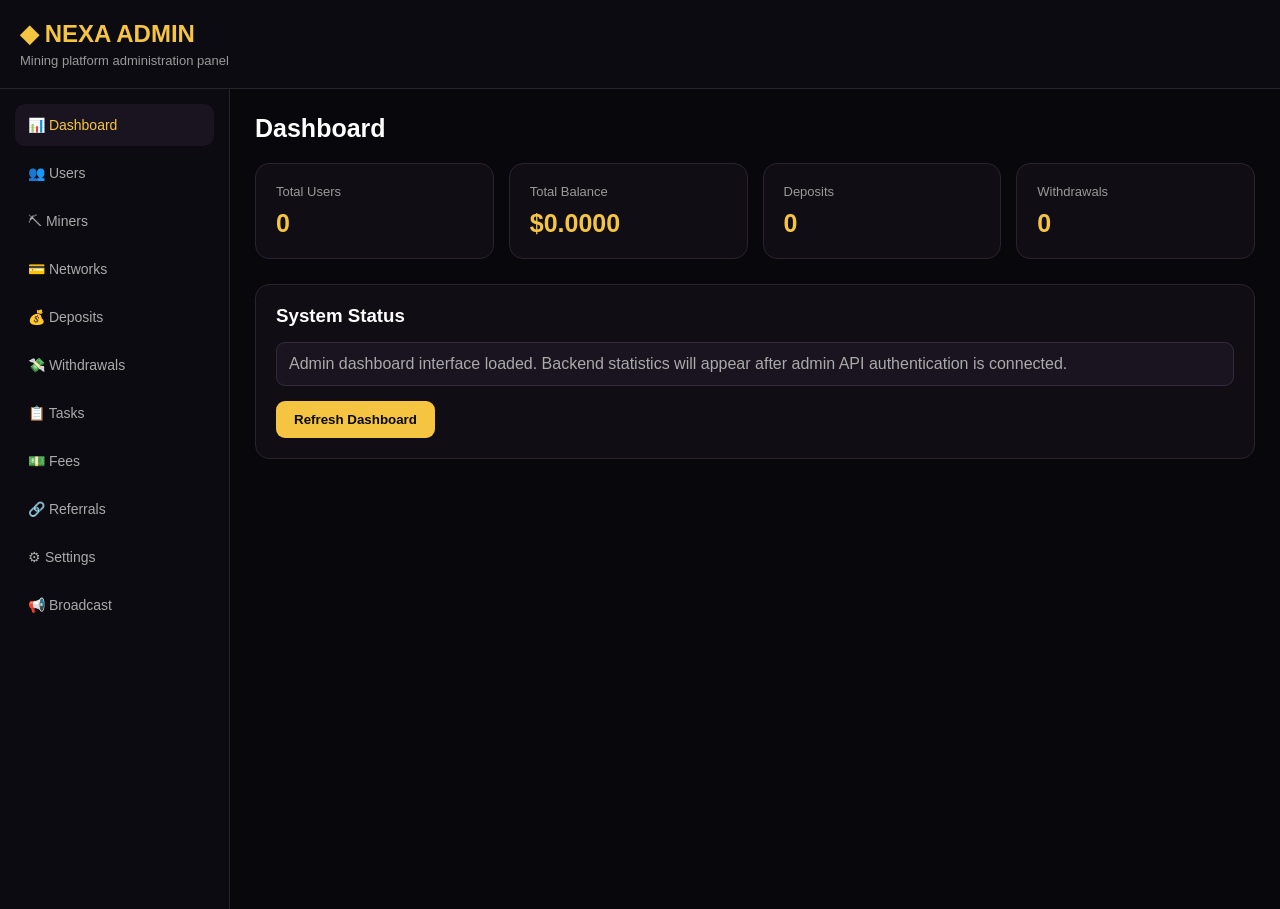
<file: admin/index.html>
<!DOCTYPE html>
<html lang="en">
<head>
    <meta charset="UTF-8">
    <meta name="viewport" content="width=device-width, initial-scale=1.0">

    <title>NEXA Admin Panel</title>

    <style>
        * {
            box-sizing: border-box;
            margin: 0;
            padding: 0;
            font-family: Arial, sans-serif;
        }

        body {
            background: #08070b;
            color: #fff;
            min-height: 100vh;
        }

        .header {
            padding: 20px;
            border-bottom: 1px solid #29232f;
            background: #0d0b12;
            position: sticky;
            top: 0;
            z-index: 10;
        }

        .header h1 {
            color: #f5c542;
            font-size: 24px;
        }

        .header p {
            color: #999;
            margin-top: 5px;
            font-size: 13px;
        }

        .layout {
            display: flex;
            min-height: calc(100vh - 80px);
        }

        .sidebar {
            width: 230px;
            background: #0d0b12;
            border-right: 1px solid #29232f;
            padding: 15px;
        }

        .menu-button {
            width: 100%;
            border: 0;
            background: transparent;
            color: #aaa;
            padding: 13px;
            text-align: left;
            border-radius: 10px;
            cursor: pointer;
            margin-bottom: 6px;
            font-size: 14px;
        }

        .menu-button:hover,
        .menu-button.active {
            background: #19141f;
            color: #f5c542;
        }

        .content {
            flex: 1;
            padding: 25px;
            max-width: 1200px;
        }

        .page {
            display: none;
        }

        .page.active {
            display: block;
        }

        .page-title {
            font-size: 25px;
            margin-bottom: 20px;
        }

        .cards {
            display: grid;
            grid-template-columns:
                repeat(auto-fit, minmax(180px, 1fr));
            gap: 15px;
            margin-bottom: 25px;
        }

        .card {
            background: #100d15;
            border: 1px solid #29232f;
            border-radius: 14px;
            padding: 20px;
        }

        .card-title {
            color: #999;
            font-size: 13px;
            margin-bottom: 10px;
        }

        .card-value {
            font-size: 25px;
            font-weight: bold;
            color: #f5c542;
        }

        .section {
            background: #100d15;
            border: 1px solid #29232f;
            border-radius: 14px;
            padding: 20px;
            margin-bottom: 20px;
        }

        .section h3 {
            margin-bottom: 15px;
        }

        .form-group {
            margin-bottom: 15px;
        }

        label {
            display: block;
            color: #aaa;
            font-size: 13px;
            margin-bottom: 7px;
        }

        input,
        select,
        textarea {
            width: 100%;
            background: #08070b;
            border: 1px solid #332b3b;
            color: #fff;
            border-radius: 9px;
            padding: 12px;
            outline: none;
        }

        textarea {
            min-height: 100px;
            resize: vertical;
        }

        input:focus,
        select:focus,
        textarea:focus {
            border-color: #f5c542;
        }

        .button {
            background: #f5c542;
            color: #09080a;
            border: 0;
            border-radius: 9px;
            padding: 11px 18px;
            cursor: pointer;
            font-weight: bold;
        }

        .button:hover {
            opacity: .9;
        }

        .button.danger {
            background: #b83a3a;
            color: white;
        }

        .button.secondary {
            background: #24202a;
            color: #fff;
        }

        .table-wrap {
            overflow-x: auto;
        }

        table {
            width: 100%;
            border-collapse: collapse;
            min-width: 600px;
        }

        th,
        td {
            padding: 12px;
            border-bottom: 1px solid #29232f;
            text-align: left;
            font-size: 13px;
        }

        th {
            color: #f5c542;
            font-weight: bold;
        }

        td {
            color: #ddd;
        }

        .status {
            display: inline-block;
            padding: 5px 9px;
            border-radius: 20px;
            background: #24202a;
            font-size: 11px;
        }

        .notice {
            padding: 12px;
            background: #19141f;
            border: 1px solid #332b3b;
            border-radius: 9px;
            color: #aaa;
            margin-bottom: 15px;
        }

        .row {
            display: flex;
            gap: 10px;
            align-items: center;
        }

        .row > * {
            flex: 1;
        }

        .checkbox-row {
            display: flex;
            gap: 10px;
            align-items: center;
            margin: 12px 0;
        }

        .checkbox-row input {
            width: auto;
        }

        .empty {
            text-align: center;
            padding: 30px;
            color: #777;
        }

        @media (max-width: 700px) {

            .layout {
                display: block;
            }

            .sidebar {
                width: 100%;
                border-right: 0;
                border-bottom: 1px solid #29232f;
                display: flex;
                overflow-x: auto;
                gap: 5px;
            }

            .menu-button {
                min-width: 110px;
                text-align: center;
            }

            .content {
                padding: 15px;
            }

            .row {
                flex-direction: column;
                align-items: stretch;
            }
        }
    </style>
</head>

<body>

    <header class="header">
        <h1>◆ NEXA ADMIN</h1>
        <p>Mining platform administration panel</p>
    </header>

    <div class="layout">

        <!-- SIDEBAR -->

        <aside class="sidebar">

            <button class="menu-button active"
                    data-page="dashboard">
                📊 Dashboard
            </button>

            <button class="menu-button"
                    data-page="users">
                👥 Users
            </button>

            <button class="menu-button"
                    data-page="miners">
                ⛏ Miners
            </button>

            <button class="menu-button"
                    data-page="networks">
                💳 Networks
            </button>

            <button class="menu-button"
                    data-page="deposits">
                💰 Deposits
            </button>

            <button class="menu-button"
                    data-page="withdrawals">
                💸 Withdrawals
            </button>

            <button class="menu-button"
                    data-page="tasks">
                📋 Tasks
            </button>

            <button class="menu-button"
                    data-page="fees">
                💵 Fees
            </button>

            <button class="menu-button"
                    data-page="referrals">
                🔗 Referrals
            </button>

            <button class="menu-button"
                    data-page="settings">
                ⚙ Settings
            </button>

            <button class="menu-button"
                    data-page="broadcast">
                📢 Broadcast
            </button>

        </aside>

        <!-- CONTENT -->

        <main class="content">

            <!-- DASHBOARD -->

            <section
                id="dashboard"
                class="page active">

                <h2 class="page-title">
                    Dashboard
                </h2>

                <div class="cards">

                    <div class="card">
                        <div class="card-title">
                            Total Users
                        </div>

                        <div
                            class="card-value"
                            id="total-users">
                            0
                        </div>
                    </div>

                    <div class="card">
                        <div class="card-title">
                            Total Balance
                        </div>

                        <div
                            class="card-value"
                            id="total-balance">
                            $0.0000
                        </div>
                    </div>

                    <div class="card">
                        <div class="card-title">
                            Deposits
                        </div>

                        <div
                            class="card-value"
                            id="total-deposits">
                            0
                        </div>
                    </div>

                    <div class="card">
                        <div class="card-title">
                            Withdrawals
                        </div>

                        <div
                            class="card-value"
                            id="total-withdrawals">
                            0
                        </div>
                    </div>

                </div>

                <div class="section">

                    <h3>System Status</h3>

                    <div class="notice">
                        Admin dashboard interface loaded.
                        Backend statistics will appear
                        after admin API authentication
                        is connected.
                    </div>

                    <button
                        class="button"
                        onclick="loadDashboard()">
                        Refresh Dashboard
                    </button>

                </div>

            </section>

            <!-- USERS -->

            <section
                id="users"
                class="page">

                <h2 class="page-title">
                    Users
                </h2>

                <div class="section">

                    <div class="row">

                        <input
                            id="user-search"
                            placeholder="Search Telegram ID or username">

                        <button
                            class="button"
                            onclick="searchUsers()">
                            Search
                        </button>

                    </div>

                </div>

                <div class="section">

                    <div class="table-wrap">

                        <table>

                            <thead>
                                <tr>
                                    <th>ID</th>
                                    <th>Telegram ID</th>
                                    <th>Username</th>
                                    <th>Balance</th>
                                    <th>Status</th>
                                </tr>
                            </thead>

                            <tbody id="users-table">

                                <tr>
                                    <td
                                        colspan="5"
                                        class="empty">
                                        No user data loaded.
                                    </td>
                                </tr>

                            </tbody>

                        </table>

                    </div>

                </div>

            </section>

            <!-- MINERS -->

            <section
                id="miners"
                class="page">

                <h2 class="page-title">
                    Miner Plans
                </h2>

                <div class="section">

                    <h3>Add Miner</h3>

                    <div class="form-group">
                        <label>Miner Name</label>
                        <input
                            id="miner-name"
                            placeholder="Example: Starter">
                    </div>

                    <div class="form-group">
                        <label>Description</label>
                        <input
                            id="miner-description"
                            placeholder="Miner description">
                    </div>

                    <div class="row">

                        <div class="form-group">
                            <label>Price USD</label>
                            <input
                                id="miner-price"
                                type="number"
                                step="0.01">
                        </div>

                        <div class="form-group">
                            <label>Daily Rate USD</label>
                            <input
                                id="miner-rate"
                                type="number"
                                step="0.0001">
                        </div>

                        <div class="form-group">
                            <label>Duration Days</label>
                            <input
                                id="miner-duration"
                                type="number"
                                value="30">
                        </div>

                    </div>

                    <button
                        class="button"
                        onclick="addMiner()">
                        Add Miner
                    </button>

                </div>

                <div class="section">

                    <h3>Current Miners</h3>

                    <div
                        id="miners-list"
                        class="empty">
                        Miner data will appear here.
                    </div>

                </div>

            </section>

            <!-- NETWORKS -->

            <section
                id="networks"
                class="page">

                <h2 class="page-title">
                    Deposit Networks
                </h2>

                <div class="section">

                    <h3>Network Wallet Address</h3>

                    <div class="notice">
                        Set the wallet address that
                        users should see for deposits.
                    </div>

                    <div class="form-group">

                        <label>
                            Network
                        </label>

                        <select id="admin-network">
                            <option value="">
                                Select network
                            </option>

                            <option value="USDT_TRC20">
                                USDT TRC20
                            </option>

                            <option value="USDT_BEP20">
                                USDT BEP20
                            </option>

                            <option value="TON">
                                TON
                            </option>

                        </select>

                    </div>

                    <div class="form-group">

                        <label>
                            Wallet Address
                        </label>

                        <input
                            id="admin-wallet"
                            placeholder="Enter wallet address">

                    </div>

                    <button
                        class="button"
                        onclick="saveNetwork()">
                        Save Wallet Address
                    </button>

                </div>

            </section>

            <!-- DEPOSITS -->

            <section
                id="deposits"
                class="page">

                <h2 class="page-title">
                    Deposits
                </h2>

                <div class="section">

                    <div class="notice">
                        Pending deposit requests
                        will be displayed here.
                    </div>

                    <div
                        id="deposits-list"
                        class="empty">
                        No deposit data loaded.
                    </div>

                </div>

            </section>

            <!-- WITHDRAWALS -->

            <section
                id="withdrawals"
                class="page">

                <h2 class="page-title">
                    Withdrawals
                </h2>

                <div class="section">

                    <div class="notice">
                        Review withdrawal requests
                        before approving them.
                    </div>

                    <div
                        id="withdrawals-list"
                        class="empty">
                        No withdrawal data loaded.
                    </div>

                </div>

            </section>

            <!-- TASKS -->

            <section
                id="tasks"
                class="page">

                <h2 class="page-title">
                    Tasks
                </h2>

                <div class="section">

                    <h3>Add New Task</h3>

                    <div class="form-group">
                        <label>Task Title</label>

                        <input
                            id="task-title"
                            placeholder="Example: Join Telegram Channel">
                    </div>

                    <div class="form-group">
                        <label>Description</label>

                        <textarea
                            id="task-description"
                            placeholder="Task instructions"></textarea>
                    </div>

                    <div class="row">

                        <div class="form-group">

                            <label>
                                Reward USD
                            </label>

                            <input
                                id="task-reward"
                                type="number"
                                step="0.0001">

                        </div>

                        <div class="form-group">

                            <label>
                                Task Type
                            </label>

                            <select id="task-type">

                                <option value="telegram">
                                    Telegram
                                </option>

                                <option value="website">
                                    Website
                                </option>

                                <option value="social">
                                    Social
                                </option>

                                <option value="custom">
                                    Custom
                                </option>

                            </select>

                        </div>

                    </div>

                    <div class="form-group">

                        <label>
                            Target / Link
                        </label>

                        <input
                            id="task-target"
                            placeholder="Task target">

                    </div>

                    <button
                        class="button"
                        onclick="addTask()">
                        Add Task
                    </button>

                </div>

                <div class="section">

                    <h3>Task List</h3>

                    <div
                        id="tasks-list"
                        class="empty">
                        No tasks loaded.
                    </div>

                </div>

            </section>

            <!-- FEES -->

            <section
                id="fees"
                class="page">

                <h2 class="page-title">
                    Fees
                </h2>

                <div class="section">

                    <h3>Withdrawal Fee</h3>

                    <div class="row">

                        <div class="form-group">

                            <label>
                                Fee Type
                            </label>

                            <select id="fee-type">

                                <option value="percentage">
                                    Percentage
                                </option>

                                <option value="fixed">
                                    Fixed USD
                                </option>

                            </select>

                        </div>

                        <div class="form-group">

                            <label>
                                Fee Value
                            </label>

                            <input
                                id="fee-value"
                                type="number"
                                step="0.0001">

                        </div>

                    </div>

                    <button
                        class="button"
                        onclick="saveFee()">
                        Save Fee
                    </button>

                </div>

            </section>

            <!-- REFERRALS -->

            <section
                id="referrals"
                class="page">

                <h2 class="page-title">
                    Referral Settings
                </h2>

                <div class="section">

                    <h3>Referral Reward</h3>

                    <div class="form-group">

                        <label>
                            Reward per referral (USD)
                        </label>

                        <input
                            id="referral-reward"
                            type="number"
                            step="0.0001">

                    </div>

                    <button
                        class="button"
                        onclick="saveReferralSettings()">
                        Save Referral Setting
                    </button>

                </div>

            </section>

            <!-- SETTINGS -->

            <section
                id="settings"
                class="page">

                <h2 class="page-title">
                    General Settings
                </h2>

                <div class="section">

                    <div class="form-group">

                        <label>
                            Minimum Withdrawal USD
                        </label>

                        <input
                            id="minimum-withdrawal"
                            type="number"
                            step="0.01"
                            value="1">

                    </div>

                    <div class="checkbox-row">

                        <input
                            type="checkbox"
                            id="mining-enabled"
                            checked>

                        <label for="mining-enabled">
                            Mining Enabled
                        </label>

                    </div>

                    <div class="checkbox-row">

                        <input
                            type="checkbox"
                            id="deposit-enabled"
                            checked>

                        <label for="deposit-enabled">
                            Deposits Enabled
                        </label>

                    </div>

                    <div class="checkbox-row">

                        <input
                            type="checkbox"
                            id="withdrawal-enabled"
                            checked>

                        <label for="withdrawal-enabled">
                            Withdrawals Enabled
                        </label>

                    </div>

                    <div class="checkbox-row">

                        <input
                            type="checkbox"
                            id="tasks-enabled"
                            checked>

                        <label for="tasks-enabled">
                            Tasks Enabled
                        </label>

                    </div>

                    <button
                        class="button"
                        onclick="saveGeneralSettings()">
                        Save Settings
                    </button>

                </div>

            </section>

            <!-- BROADCAST -->

            <section
                id="broadcast"
                class="page">

                <h2 class="page-title">
                    Broadcast
                </h2>

                <div class="section">

                    <div class="notice">
                        Use this section later to send
                        an announcement to users through
                        the Telegram bot.
                    </div>

                    <div class="form-group">

                        <label>
                            Message
                        </label>

                        <textarea
                            id="broadcast-message"
                            placeholder="Write announcement..."></textarea>

                    </div>

                    <button
                        class="button"
                        onclick="prepareBroadcast()">
                        Prepare Broadcast
                    </button>

                </div>

            </section>

        </main>

    </div>

    <script src="https://telegram.org/js/telegram-web-app.js"></script>

    <script>

        // ==========================================
        // TELEGRAM WEB APP
        // ==========================================

        if (window.Telegram && window.Telegram.WebApp) {
            window.Telegram.WebApp.ready();
            window.Telegram.WebApp.expand();
        }


        // ==========================================
        // API CONFIG
        // ==========================================

        const API_BASE =
            "https://scooter-regulate-untracked.ngrok-free.dev";


        // ==========================================
        // ADMIN NAVIGATION
        // ==========================================

        const menuButtons =
            document.querySelectorAll(
                ".menu-button"
            );

        const pages =
            document.querySelectorAll(
                ".page"
            );


        menuButtons.forEach((button) => {

            button.addEventListener(
                "click",
                () => {

                    const page =
                        button.dataset.page;

                    pages.forEach((item) => {

                        item.classList.toggle(
                            "active",
                            item.id === page
                        );

                    });

                    menuButtons.forEach((item) => {

                        item.classList.toggle(
                            "active",
                            item === button
                        );

                    });

                }
            );

        });


        // ==========================================
        // DEMO ACTIONS
        // ==========================================

        function loadDashboard() {

            alert(
                "Dashboard API will be connected next."
            );

        }


        function searchUsers() {

            alert(
                "User search API will be connected next."
            );

        }


        function addMiner() {

            const name =
                document.getElementById(
                    "miner-name"
                ).value.trim();

            if (!name) {

                alert(
                    "Enter miner name."
                );

                return;
            }

            alert(
                "Miner form is ready. " +
                "Backend connection will be added next."
            );

        }


        function saveNetwork() {

            const network =
                document.getElementById(
                    "admin-network"
                ).value;

            const wallet =
                document.getElementById(
                    "admin-wallet"
                ).value.trim();


            if (!network) {

                alert(
                    "Select a network."
                );

                return;
            }


            if (!wallet) {

                alert(
                    "Enter wallet address."
                );

                return;
            }


            alert(
                "Network form is ready. " +
                "Backend connection will be added next."
            );

        }


        // ==========================================
        // ADD TASK
        // ==========================================

        async function addTask() {

            const titleElement =
                document.getElementById(
                    "task-title"
                );

            const descriptionElement =
                document.getElementById(
                    "task-description"
                );

            const rewardElement =
                document.getElementById(
                    "task-reward"
                );

            const typeElement =
                document.getElementById(
                    "task-type"
                );

            const targetElement =
                document.getElementById(
                    "task-target"
                );


            const title =
                titleElement.value.trim();

            const description =
                descriptionElement.value.trim();

            const reward =
                rewardElement.value.trim();

            const taskType =
                typeElement.value;

            const target =
                targetElement.value.trim();


            // Validation

            if (!title) {

                alert(
                    "Please enter a task title."
                );

                titleElement.focus();

                return;
            }


            if (!description) {

                alert(
                    "Please enter a task description."
                );

                descriptionElement.focus();

                return;
            }


            if (!reward) {

                alert(
                    "Please enter a reward amount."
                );

                rewardElement.focus();

                return;
            }


            if (!target) {

                alert(
                    "Please enter the task target or link."
                );

                targetElement.focus();

                return;
            }


            const rewardNumber =
                Number(reward);


            if (
                !Number.isFinite(rewardNumber) ||
                rewardNumber < 0
            ) {

                alert(
                    "Please enter a valid reward amount."
                );

                rewardElement.focus();

                return;
            }


            const data = {

                title: title,

                description: description,

                reward_usd: rewardNumber,

                task_type: taskType,

                target: target

            };


            // Telegram WebApp authentication

            let initData = "";

            if (
                window.Telegram &&
                window.Telegram.WebApp
            ) {

                initData =
                    window.Telegram.WebApp.initData || "";

            }


            try {

                const response =
                    await fetch(
                        `${API_BASE}/admin/tasks`,
                        {
                            method: "POST",

                            headers: {

                                "Content-Type":
                                    "application/json",

                                "X-Telegram-Init-Data":
                                    initData

                            },

                            body:
                                JSON.stringify(data)
                        }
                    );


                // IMPORTANT:
                // Read response as text first.
                // Never blindly call response.json().

                const responseText =
                    await response.text();


                let result = null;


                if (responseText) {

                    try {

                        result =
                            JSON.parse(
                                responseText
                            );

                    } catch (jsonError) {

                        console.error(
                            "Non-JSON server response:",
                            responseText
                        );

                        throw new Error(
                            "Server returned a non-JSON response. " +
                            "HTTP " + response.status
                        );

                    }

                }


                if (!response.ok) {

                    const serverMessage =
                        result &&
                        result.message
                            ? result.message
                            : "Request failed.";

                    throw new Error(
                        serverMessage +
                        " (HTTP " +
                        response.status +
                        ")"
                    );

                }


                if (
                    result &&
                    result.success === false
                ) {

                    throw new Error(
                        result.message ||
                        "Task could not be created."
                    );

                }


                alert(
                    "✅ Task added successfully!"
                );


                // Clear form

                titleElement.value = "";

                descriptionElement.value = "";

                rewardElement.value = "";

                targetElement.value = "";


            } catch (error) {

                console.error(
                    "Add Task Error:",
                    error
                );


                alert(
                    "❌ " + error.message
                );

            }

        }


        function saveFee() {

            alert(
                "Fee form is ready. " +
                "Backend connection will be added next."
            );

        }


        function saveReferralSettings() {

            alert(
                "Referral settings form is ready."
            );

        }


        function saveGeneralSettings() {

            alert(
                "General settings form is ready."
            );

        }


        function prepareBroadcast() {

            const message =
                document.getElementById(
                    "broadcast-message"
                ).value.trim();


            if (!message) {

                alert(
                    "Write a broadcast message first."
                );

                return;
            }


            alert(
                "Broadcast prepared. " +
                "Telegram sending will be connected " +
                "after admin authentication."
            );

        }

    </script>

</body>
</html>
</file>
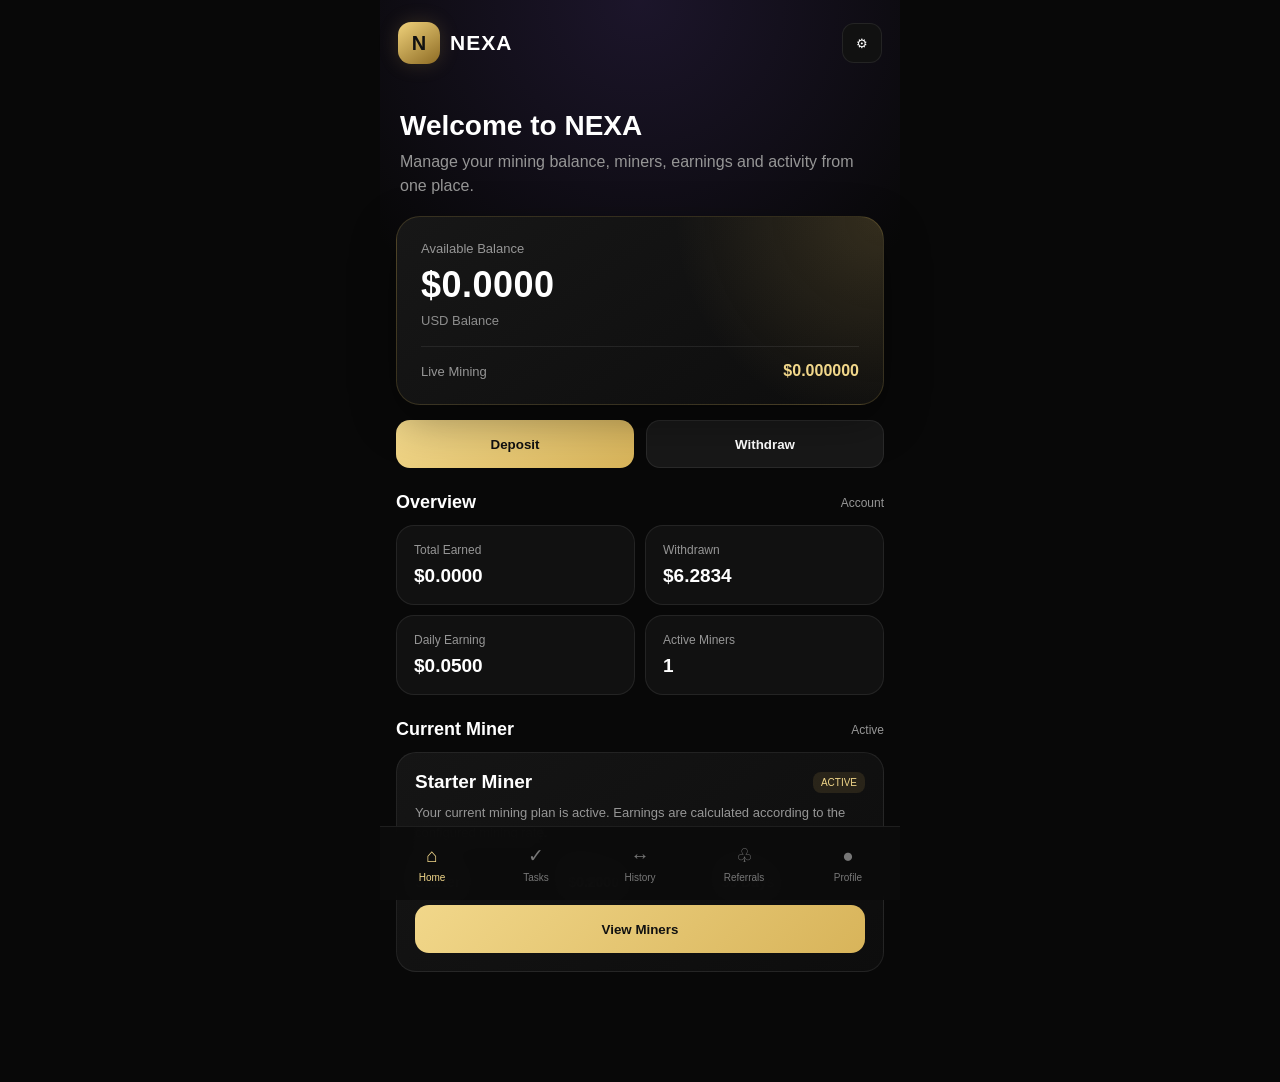
<file: webapp/index.html>
<!DOCTYPE html>
<html lang="en">
<head>
    <meta charset="UTF-8">
    <meta
        name="viewport"
        content="width=device-width, initial-scale=1.0, maximum-scale=1.0, user-scalable=no"
    >

    <title>NEXA</title>

    <link rel="stylesheet" href="style.css">
    <script src="https://telegram.org/js/telegram-web-app.js"></script> 
</head>

<body>

<div class="app">

    <!-- Header -->
    <header class="header">
        <div class="logo">
            <div class="logo-icon">N</div>
            <div class="logo-text">NEXA</div>
        </div>

        <button class="header-button" type="button" data-page="settings">⚙</button>
    </header>


    <!-- HOME -->
    <section class="page active" id="home">

        <div class="welcome">
            <h1>Welcome to NEXA</h1>
            <p>
                Manage your mining balance, miners,
                earnings and activity from one place.
            </p>
        </div>

        <!-- Balance -->
        <div class="balance-card">

            <div class="balance-label">
                Available Balance
            </div>

            <div class="balance" data-balance>
                $0.0000
            </div>

            <div class="balance-sub">
                USD Balance
            </div>

            <div class="live-profit">
                <span>Live Mining</span>
                <span data-mining>$0.000000</span>
            </div>

        </div>


        <!-- Main buttons -->
        <div class="button-row">

            <button
                class="btn btn-primary"
                type="button"
                data-action="deposit"
            >
                Deposit
            </button>

            <button
                class="btn btn-secondary"
                type="button"
                data-action="withdraw"
            >
                Withdraw
            </button>

        </div>


        <!-- Stats -->
        <div class="section">

            <div class="section-title">
                <h2>Overview</h2>
                <span>Account</span>
            </div>

            <div class="stats-grid">

                <div class="stat-card">
                    <div class="stat-title">
                        Total Earned
                    </div>

                    <div class="stat-value">
                        $0.0000
                    </div>
                </div>


                <div class="stat-card">
                    <div class="stat-title">
                        Withdrawn
                    </div>

                    <div class="stat-value">
                        $6.2834
                    </div>
                </div>


                <div class="stat-card">
                    <div class="stat-title">
                        Daily Earning
                    </div>

                    <div class="stat-value">
                        $0.0500
                    </div>
                </div>


                <div class="stat-card">
                    <div class="stat-title">
                        Active Miners
                    </div>

                    <div class="stat-value">
                        1
                    </div>
                </div>

            </div>

        </div>


        <!-- Current Miner -->
        <div class="section">

            <div class="section-title">
                <h2>Current Miner</h2>
                <span>Active</span>
            </div>

            <div class="miner-card">

                <div class="miner-top">
                    <div class="miner-name">
                        Starter Miner
                    </div>

                    <div class="miner-badge">
                        ACTIVE
                    </div>
                </div>

                <div class="miner-description">
                    Your current mining plan is active.
                    Earnings are calculated according to
                    the configured mining rate.
                </div>

                <div class="miner-info">

                    <div>
                        <small>Plan</small>
                        <strong>Starter</strong>
                    </div>

                    <div>
                        <small>Daily</small>
                        <strong>$0.2000</strong>
                    </div>

                    <div>
                        <small>Duration</small>
                        <strong>30 Days</strong>
                    </div>

                </div>

                <button
                    class="btn btn-primary"
                    type="button"
                    style="width:100%;"
                    data-page="miners"
                >
                    View Miners
                </button>

            </div>

        </div>

    </section>


    <!-- TASKS -->
    <section class="page" id="tasks">

        <div class="welcome">
            <h1>Tasks</h1>
            <p>
                Complete available tasks and check
                your account activity.
            </p>
        </div>

        <div class="card">

            <div class="list-item">

                <div class="list-left">

                    <div class="list-icon">
                        ✓
                    </div>

                    <div>
                        <div class="list-title">
                            Join NEXA Community
                        </div>

                        <div class="list-subtitle">
                            Telegram task
                        </div>
                    </div>

                </div>

                <button class="btn btn-primary">
                    Check
                </button>

            </div>


            <div class="list-item">

                <div class="list-left">

                    <div class="list-icon">
                        ★
                    </div>

                    <div>
                        <div class="list-title">
                            Daily Check-in
                        </div>

                        <div class="list-subtitle">
                            Daily activity
                        </div>
                    </div>

                </div>

                <button class="btn btn-secondary" type="button" data-page="settings">
                    Open
                </button>

            </div>

        </div>

    </section>


    <!-- HISTORY -->
    <section class="page" id="history">

        <div class="welcome">
            <h1>History</h1>
            <p>
                View your recent account transactions.
            </p>
        </div>

        <div class="card">

            <div class="list-item">

                <div class="list-left">

                    <div class="list-icon">
                        +
                    </div>

                    <div>
                        <div class="list-title">
                            Mining Income
                        </div>

                        <div class="list-subtitle">
                            Today
                        </div>
                    </div>

                </div>

                <div class="amount-positive">
                    +$0.0500
                </div>

            </div>


            <div class="list-item">

                <div class="list-left">

                    <div class="list-icon">
                        ↓
                    </div>

                    <div>
                        <div class="list-title">
                            Withdrawal
                        </div>

                        <div class="list-subtitle">
                            Previous transaction
                        </div>
                    </div>

                </div>

                <div class="amount-negative">
                    -$2.0000
                </div>

            </div>


            <div class="list-item">

                <div class="list-left">

                    <div class="list-icon">
                        +
                    </div>

                    <div>
                        <div class="list-title">
                            Deposit
                        </div>

                        <div class="list-subtitle">
                            Previous transaction
                        </div>
                    </div>

                </div>

                <div class="amount-positive">
                    +$10.0000
                </div>

            </div>

        </div>

    </section>


    <!-- DEPOSIT -->
    <section class="page" id="deposit">
        <div class="welcome">
            <h1>Deposit</h1>
            <p>Choose a network and submit your deposit details.</p>
        </div>

        <div class="card">
            <div class="section-title">
                <h2>Deposit</h2>
                <span>Pending Review</span>
            </div>

            <div class="list-item">
                <div>
                    <div class="list-title">Network</div>
                    <div class="list-subtitle">Select the available deposit network</div>
                </div>
                <select id="deposit-network" style="padding:10px;border-radius:10px;">
                    <option value="">Loading...</option>
                </select>
            </div>

            <div style="margin-top:15px;">
                <div class="list-subtitle">Deposit Address</div>
                <div id="deposit-address"
                     style="margin-top:8px;padding:12px;border-radius:10px;word-break:break-all;background:#111;">
                    Select a network
                </div>
            </div>

            <div style="margin-top:15px;">
                <label class="list-subtitle" for="deposit-amount">Amount (USD)</label>
                <input id="deposit-amount" type="number" min="0.01" step="0.01"
                       placeholder="10.00"
                       style="width:100%;padding:12px;margin-top:8px;border-radius:10px;">
            </div>

            <div style="margin-top:15px;">
                <label class="list-subtitle" for="deposit-tx">Transaction Hash (optional)</label>
                <input id="deposit-tx" type="text"
                       placeholder="Transaction hash"
                       style="width:100%;padding:12px;margin-top:8px;border-radius:10px;">
            </div>

            <button class="btn btn-primary" id="submit-deposit"
                    type="button" style="width:100%;margin-top:15px;">
                Submit Deposit
            </button>

            <div id="deposit-message" class="list-subtitle" style="margin-top:10px;"></div>
        </div>
    </section>

    <!-- WITHDRAW -->
    <section class="page" id="withdraw">
        <div class="welcome">
            <h1>Withdraw</h1>
            <p>Submit a withdrawal request from your available USD balance.</p>
        </div>

        <div class="card">
            <div class="section-title">
                <h2>Withdrawal</h2>
                <span>Pending Review</span>
            </div>

            <div class="list-item">
                <div>
                    <div class="list-title">Available Balance</div>
                    <div class="list-subtitle">Your current USD balance</div>
                </div>
                <div class="amount-positive" data-balance>$0.0000</div>
            </div>

            <div style="margin-top:15px;">
                <label class="list-subtitle" for="withdraw-network">Network</label>
                <select id="withdraw-network"
                        style="width:100%;padding:12px;margin-top:8px;border-radius:10px;">
                    <option value="">Loading...</option>
                </select>
            </div>

            <div style="margin-top:15px;">
                <label class="list-subtitle" for="withdraw-address">Wallet Address</label>
                <input id="withdraw-address" type="text"
                       placeholder="Enter your wallet address"
                       style="width:100%;padding:12px;margin-top:8px;border-radius:10px;">
            </div>

            <div style="margin-top:15px;">
                <label class="list-subtitle" for="withdraw-amount">Amount (USD)</label>
                <input id="withdraw-amount" type="number" min="0.01" step="0.01"
                       placeholder="1.00"
                       style="width:100%;padding:12px;margin-top:8px;border-radius:10px;">
            </div>

            <div id="withdraw-fees"
                 class="list-subtitle"
                 style="margin-top:12px;">
                Fee information will appear here.
            </div>

            <button class="btn btn-secondary" id="submit-withdraw"
                    type="button" style="width:100%;margin-top:15px;">
                Submit Withdrawal
            </button>

            <div id="withdraw-message" class="list-subtitle" style="margin-top:10px;"></div>
        </div>
    </section>

    <!-- SETTINGS -->
    <section class="page" id="settings">
        <div class="welcome">
            <h1>Settings</h1>
            <p>Account preferences and NEXA app options.</p>
        </div>

        <div class="card">
            <div class="list-item">
                <div class="list-left">
                    <div class="list-icon">🔔</div>
                    <div>
                        <div class="list-title">Notifications</div>
                        <div class="list-subtitle">View your NEXA notifications</div>
                    </div>
                </div>
                <button class="btn btn-secondary" type="button" data-page="notifications">Open</button>
            </div>

            <div class="list-item">
                <div class="list-left">
                    <div class="list-icon">◷</div>
                    <div>
                        <div class="list-title">Minimum Withdrawal</div>
                        <div class="list-subtitle" id="minimum-withdrawal-setting">Loading...</div>
                    </div>
                </div>
            </div>
        </div>
    </section>

    <!-- NOTIFICATIONS -->
    <section class="page" id="notifications">
        <div class="welcome">
            <h1>Notifications</h1>
            <p>Your latest NEXA account notifications.</p>
        </div>
        <div class="card" id="notifications-list">
            <div class="list-item">
                <div class="list-subtitle">Loading notifications...</div>
            </div>
        </div>
    </section>


    <!-- REFERRALS -->
    <section class="page" id="referrals">

        <div class="welcome">
            <h1>Referrals</h1>
            <p>
                Invite users with your referral code.
            </p>
        </div>


        <div class="card">

            <div class="section-title">
                <h2>Your Referral</h2>
                <span>Code</span>
            </div>

            <div class="referral-box">

                <div class="list-subtitle">
                    Referral Code
                </div>

                <div class="referral-code">

                    <input
                        type="text"
                        value="NEXA123456"
                        readonly
                    >

                    <button
                        type="button"
                        data-copy-referral="NEXA123456"
                    >
                        Copy
                    </button>

                </div>

            </div>


            <div class="stats-grid" style="margin-top:15px;">

                <div class="stat-card">

                    <div class="stat-title">
                        Total Referrals
                    </div>

                    <div class="stat-value">
                        0
                    </div>

                </div>


                <div class="stat-card">

                    <div class="stat-title">
                        Referral Earnings
                    </div>

                    <div class="stat-value">
                        $0.0000
                    </div>

                </div>

            </div>

        </div>

    </section>


    <!-- PROFILE -->
    <section class="page" id="profile">

        <div class="welcome">
            <h1>Profile</h1>

            <p>
                Manage your NEXA account information.
            </p>
        </div>


        <div class="card">

            <div class="list-item">

                <div class="list-left">

                    <div class="list-icon">
                        👤
                    </div>

                    <div>

                        <div class="list-title"
                             data-user-name>
                            NEXA User
                        </div>

                        <div class="list-subtitle">
                            Telegram Account
                        </div>

                    </div>

                </div>

            </div>


            <div class="list-item">

                <div class="list-left">

                    <div class="list-icon">
                        $
                    </div>

                    <div>

                        <div class="list-title">
                            Balance
                        </div>

                        <div class="list-subtitle">
                            Available USD
                        </div>

                    </div>

                </div>

                <div
                    class="amount-positive"
                    data-balance
                >
                    $0.0000
                </div>

            </div>


            <div class="list-item">

                <div class="list-left">

                    <div class="list-icon">
                        ⚙
                    </div>

                    <div>

                        <div class="list-title">
                            Settings
                        </div>

                        <div class="list-subtitle">
                            Account preferences
                        </div>

                    </div>

                </div>

                <button class="btn btn-secondary">
                    Open
                </button>

            </div>

        </div>

    </section>


    <!-- MINERS -->
    <section class="page" id="miners">

        <div class="welcome">

            <h1>Miner Store</h1>

            <p>
                Available mining plans.
                Rates shown here are configurable
                by the system administrator.
            </p>

        </div>


        <div class="miner-card">

            <div class="miner-top">

                <div class="miner-name">
                    Starter
                </div>

                <div class="miner-badge">
                    BASIC
                </div>

            </div>

            <div class="miner-description">
                Entry-level mining plan.
            </div>

            <div class="miner-info">

                <div>
                    <small>Price</small>
                    <strong>$10</strong>
                </div>

                <div>
                    <small>Daily</small>
                    <strong>$0.20</strong>
                </div>

                <div>
                    <small>Duration</small>
                    <strong>30 Days</strong>
                </div>

            </div>

            <button class="btn btn-primary"
                    style="width:100%;">
                Select
            </button>

        </div>


        <div class="miner-card">

            <div class="miner-top">

                <div class="miner-name">
                    Master
                </div>

                <div class="miner-badge">
                    PRO
                </div>

            </div>

            <div class="miner-description">
                Higher configured mining capacity.
            </div>

            <div class="miner-info">

                <div>
                    <small>Price</small>
                    <strong>$50</strong>
                </div>

                <div>
                    <small>Daily</small>
                    <strong>$1.20</strong>
                </div>

                <div>
                    <small>Duration</small>
                    <strong>30 Days</strong>
                </div>

            </div>

            <button class="btn btn-primary"
                    style="width:100%;">
                Select
            </button>

        </div>


        <div class="miner-card">

            <div class="miner-top">

                <div class="miner-name">
                    Elite
                </div>

                <div class="miner-badge">
                    PREMIUM
                </div>

            </div>

            <div class="miner-description">
                Premium configured mining capacity.
            </div>

            <div class="miner-info">

                <div>
                    <small>Price</small>
                    <strong>$100</strong>
                </div>

                <div>
                    <small>Daily</small>
                    <strong>$3.00</strong>
                </div>

                <div>
                    <small>Duration</small>
                    <strong>30 Days</strong>
                </div>

            </div>

            <button class="btn btn-primary"
                    style="width:100%;">
                Select
            </button>

        </div>

    </section>


    <!-- BOTTOM NAVIGATION -->
    <nav class="bottom-nav">

        <div
            class="nav-item active"
            data-page="home"
        >
            <div class="nav-icon">⌂</div>
            <div>Home</div>
        </div>


        <div
            class="nav-item"
            data-page="tasks"
        >
            <div class="nav-icon">✓</div>
            <div>Tasks</div>
        </div>


        <div
            class="nav-item"
            data-page="history"
        >
            <div class="nav-icon">↔</div>
            <div>History</div>
        </div>


        <div
            class="nav-item"
            data-page="referrals"
        >
            <div class="nav-icon">♧</div>
            <div>Referrals</div>
        </div>


        <div
            class="nav-item"
            data-page="profile"
        >
            <div class="nav-icon">●</div>
            <div>Profile</div>
        </div>

    </nav>

</div>


<script src="app.js"></script>

</body>
</html>
</file>
<file: webapp/style.css>
* {
    box-sizing: border-box;
    margin: 0;
    padding: 0;
}

:root {
    --bg: #080808;
    --card: #111111;
    --card-light: #181818;
    --gold: #d8b45a;
    --gold-light: #f1d78a;
    --text: #ffffff;
    --muted: #969696;
    --purple: #6c4ab6;
    --border: rgba(255, 255, 255, 0.08);
}

html,
body {
    width: 100%;
    min-height: 100%;
    background: var(--bg);
    color: var(--text);
    font-family: Arial, Helvetica, sans-serif;
}

body {
    min-height: 100vh;
    overflow-x: hidden;
}

/* Main app */
.app {
    width: 100%;
    max-width: 520px;
    min-height: 100vh;
    margin: 0 auto;
    background:
        radial-gradient(
            circle at 50% 0%,
            rgba(108, 74, 182, 0.20),
            transparent 32%
        ),
        var(--bg);
    padding-bottom: 90px;
}

/* Header */
.header {
    display: flex;
    align-items: center;
    justify-content: space-between;
    padding: 22px 18px 12px;
}

.logo {
    display: flex;
    align-items: center;
    gap: 10px;
}

.logo-icon {
    width: 42px;
    height: 42px;
    border-radius: 13px;
    display: flex;
    align-items: center;
    justify-content: center;
    background: linear-gradient(145deg, #f0d27b, #8d6b24);
    color: #111;
    font-size: 20px;
    font-weight: 900;
    box-shadow: 0 0 20px rgba(216, 180, 90, 0.18);
}

.logo-text {
    font-size: 21px;
    font-weight: 800;
    letter-spacing: 1px;
}

.header-button {
    width: 40px;
    height: 40px;
    border: 1px solid var(--border);
    border-radius: 12px;
    background: var(--card);
    color: white;
    cursor: pointer;
}

/* Pages */
.page {
    display: none;
    padding: 10px 16px 20px;
}

.page.active {
    display: block;
}

/* Welcome */
.welcome {
    padding: 24px 4px 18px;
}

.welcome h1 {
    font-size: 28px;
    margin-bottom: 8px;
}

.welcome p {
    color: var(--muted);
    line-height: 1.5;
}

/* Balance card */
.balance-card {
    position: relative;
    overflow: hidden;
    padding: 24px;
    border-radius: 24px;
    background:
        radial-gradient(
            circle at 100% 0%,
            rgba(216, 180, 90, 0.18),
            transparent 40%
        ),
        linear-gradient(145deg, #171717, #0d0d0d);
    border: 1px solid rgba(216, 180, 90, 0.18);
    box-shadow: 0 15px 45px rgba(0, 0, 0, 0.35);
}

.balance-label {
    color: var(--muted);
    font-size: 13px;
    margin-bottom: 8px;
}

.balance {
    font-size: 36px;
    font-weight: 800;
    letter-spacing: 0.5px;
}

.balance-sub {
    color: #8d8d8d;
    margin-top: 7px;
    font-size: 13px;
}

.live-profit {
    margin-top: 18px;
    display: flex;
    justify-content: space-between;
    align-items: center;
    padding-top: 15px;
    border-top: 1px solid var(--border);
}

.live-profit span:first-child {
    color: var(--muted);
    font-size: 13px;
}

.live-profit span:last-child {
    color: var(--gold-light);
    font-weight: 700;
}

/* Buttons */
.button-row {
    display: grid;
    grid-template-columns: 1fr 1fr;
    gap: 12px;
    margin-top: 15px;
}

.btn {
    min-height: 48px;
    border: none;
    border-radius: 14px;
    padding: 0 16px;
    font-weight: 700;
    cursor: pointer;
    transition: transform 0.15s ease;
}

.btn:active {
    transform: scale(0.97);
}

.btn-primary {
    background: linear-gradient(135deg, var(--gold-light), var(--gold));
    color: #111;
}

.btn-secondary {
    background: var(--card-light);
    color: white;
    border: 1px solid var(--border);
}

/* Section */
.section {
    margin-top: 24px;
}

.section-title {
    display: flex;
    justify-content: space-between;
    align-items: center;
    margin-bottom: 12px;
}

.section-title h2 {
    font-size: 18px;
}

.section-title span {
    color: var(--muted);
    font-size: 12px;
}

/* Cards */
.card {
    background: var(--card);
    border: 1px solid var(--border);
    border-radius: 18px;
    padding: 17px;
}

.card + .card {
    margin-top: 10px;
}

/* Stats */
.stats-grid {
    display: grid;
    grid-template-columns: 1fr 1fr;
    gap: 10px;
}

.stat-card {
    background: var(--card);
    border: 1px solid var(--border);
    border-radius: 18px;
    padding: 17px;
}

.stat-title {
    color: var(--muted);
    font-size: 12px;
    margin-bottom: 8px;
}

.stat-value {
    font-size: 19px;
    font-weight: 700;
}

/* Miner cards */
.miner-card {
    position: relative;
    background: linear-gradient(145deg, #151515, #0d0d0d);
    border: 1px solid var(--border);
    border-radius: 20px;
    padding: 18px;
}

.miner-card + .miner-card {
    margin-top: 12px;
}

.miner-top {
    display: flex;
    justify-content: space-between;
    align-items: center;
}

.miner-name {
    font-size: 19px;
    font-weight: 800;
}

.miner-badge {
    font-size: 10px;
    padding: 5px 8px;
    border-radius: 8px;
    background: rgba(216, 180, 90, 0.12);
    color: var(--gold-light);
}

.miner-description {
    color: var(--muted);
    font-size: 13px;
    line-height: 1.5;
    margin: 10px 0 15px;
}

.miner-info {
    display: flex;
    justify-content: space-between;
    gap: 10px;
    margin-bottom: 14px;
}

.miner-info div {
    flex: 1;
}

.miner-info small {
    display: block;
    color: var(--muted);
    font-size: 10px;
    margin-bottom: 5px;
}

.miner-info strong {
    font-size: 14px;
}

/* List */
.list-item {
    display: flex;
    align-items: center;
    justify-content: space-between;
    gap: 12px;
    padding: 14px 0;
    border-bottom: 1px solid var(--border);
}

.list-item:last-child {
    border-bottom: none;
}

.list-left {
    display: flex;
    align-items: center;
    gap: 12px;
}

.list-icon {
    width: 40px;
    height: 40px;
    border-radius: 12px;
    background: var(--card-light);
    display: flex;
    align-items: center;
    justify-content: center;
}

.list-title {
    font-weight: 700;
    font-size: 14px;
}

.list-subtitle {
    color: var(--muted);
    font-size: 11px;
    margin-top: 4px;
}

.amount-positive {
    color: #b9e6a0;
    font-weight: 700;
}

.amount-negative {
    color: #e9a0a0;
    font-weight: 700;
}

/* Referral */
.referral-box {
    margin-top: 15px;
    padding: 16px;
    border-radius: 16px;
    background: var(--card);
    border: 1px solid var(--border);
}

.referral-code {
    display: flex;
    gap: 8px;
    margin-top: 10px;
}

.referral-code input {
    flex: 1;
    min-width: 0;
    height: 44px;
    padding: 0 12px;
    border: 1px solid var(--border);
    border-radius: 12px;
    background: #0b0b0b;
    color: white;
    outline: none;
}

.referral-code button {
    width: 75px;
    border: none;
    border-radius: 12px;
    background: var(--gold);
    color: #111;
    font-weight: 700;
    cursor: pointer;
}

/* Bottom navigation */
.bottom-nav {
    position: fixed;
    left: 50%;
    bottom: 0;
    transform: translateX(-50%);
    width: 100%;
    max-width: 520px;
    height: 74px;
    display: grid;
    grid-template-columns: repeat(5, 1fr);
    background: rgba(12, 12, 12, 0.96);
    border-top: 1px solid var(--border);
    backdrop-filter: blur(14px);
    z-index: 100;
}

.nav-item {
    display: flex;
    flex-direction: column;
    align-items: center;
    justify-content: center;
    gap: 5px;
    color: #777;
    font-size: 10px;
    cursor: pointer;
    transition: color 0.2s ease;
}

.nav-item.active {
    color: var(--gold-light);
}

.nav-icon {
    font-size: 19px;
}

/* Forms */
.form-group {
    margin-top: 15px;
}

.form-group label {
    display: block;
    color: var(--muted);
    font-size: 12px;
    margin-bottom: 7px;
}

.input {
    width: 100%;
    height: 48px;
    border: 1px solid var(--border);
    border-radius: 14px;
    background: var(--card);
    color: white;
    padding: 0 14px;
    outline: none;
}

.input:focus {
    border-color: rgba(216, 180, 90, 0.45);
}

/* Empty state */
.empty {
    text-align: center;
    padding: 35px 15px;
    color: var(--muted);
}

.empty-icon {
    font-size: 34px;
    margin-bottom: 10px;
}

/* Responsive */
@media (max-width: 380px) {
    .balance {
        font-size: 31px;
    }

    .welcome h1 {
        font-size: 24px;
    }

    .button-row {
        gap: 8px;
    }
}
</file>
